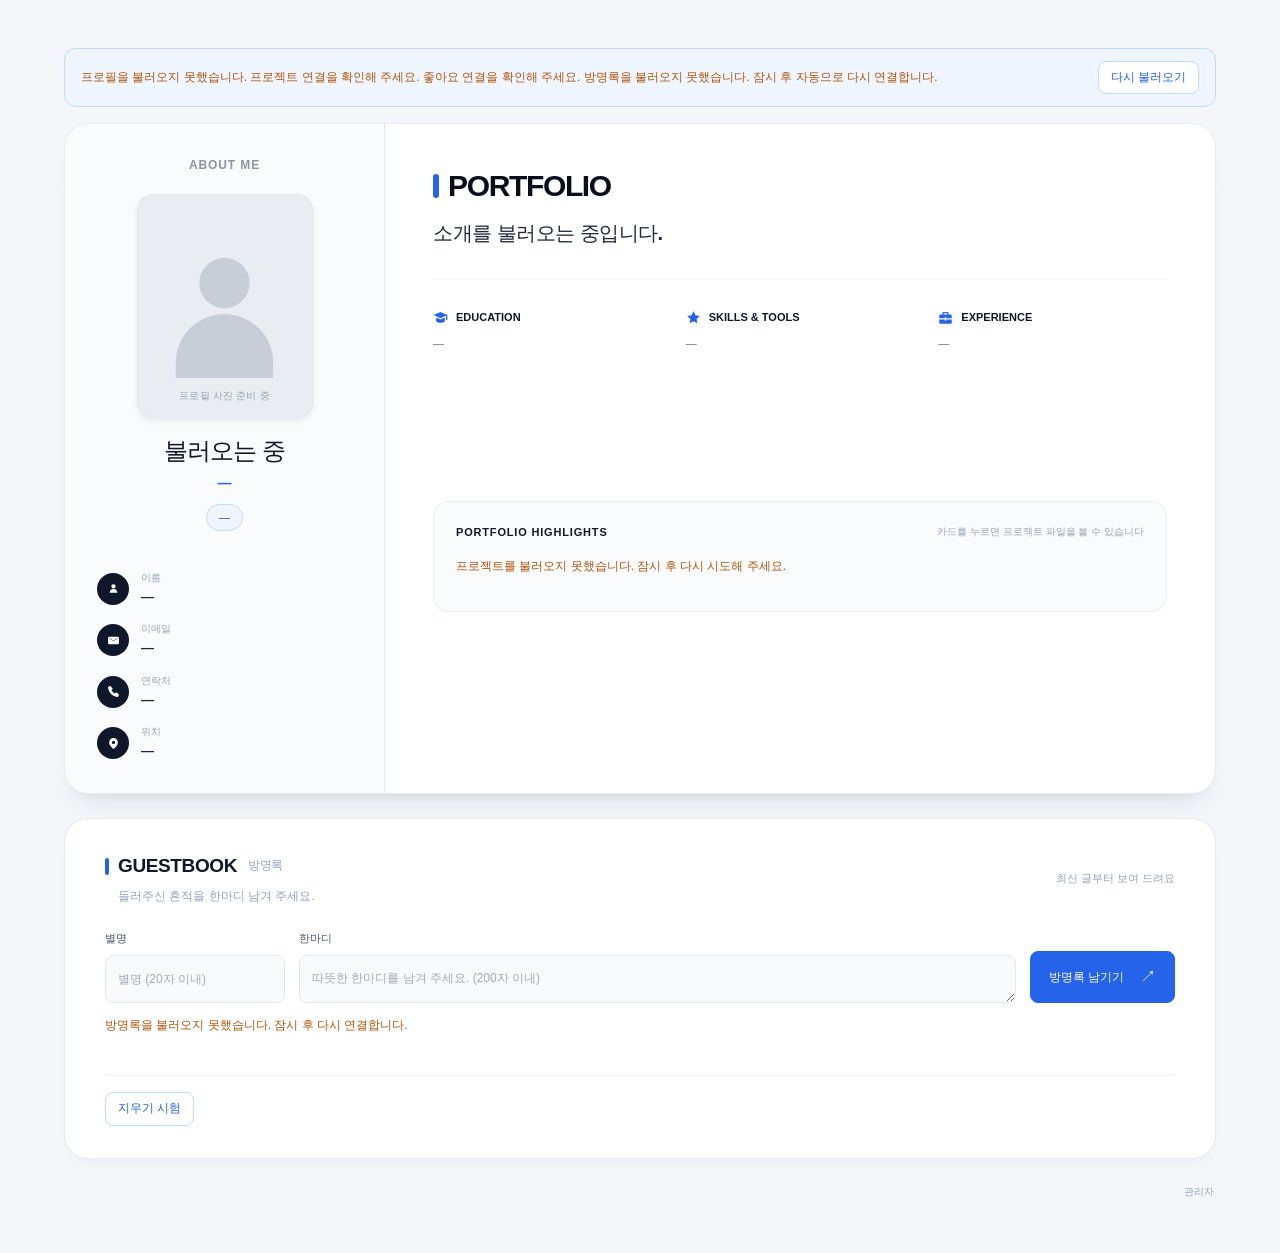
<file: index.html>
<!doctype html>
<html lang="ko">
  <head>
    <meta charset="UTF-8" />
    <meta name="viewport" content="width=device-width, initial-scale=1" />
    <meta name="description" content="프로필, 경력과 프로젝트를 소개하는 포트폴리오입니다." />
    <meta name="theme-color" content="#f4f6fa" />
    <title>PORTFOLIO</title>
    <link rel="icon" href="data:image/svg+xml,%3Csvg xmlns='http://www.w3.org/2000/svg' viewBox='0 0 32 32'%3E%3Crect width='32' height='32' rx='8' fill='%232563eb'/%3E%3Cpath d='M11 24V8h7a5 5 0 0 1 0 10h-3v6zm4-10h3a1 1 0 0 0 0-2h-3z' fill='white'/%3E%3C/svg%3E" />
    <link rel="stylesheet" href="./style.css" />
    <script src="./script.js" defer></script>
  </head>
  <body>
    <svg class="icon-library" xmlns="http://www.w3.org/2000/svg" aria-hidden="true">
      <symbol id="icon-user" viewBox="0 0 24 24"><path d="M12 12a4 4 0 1 0 0-8 4 4 0 0 0 0 8Zm-7 8a7 7 0 0 1 14 0H5Z" /></symbol>
      <symbol id="icon-mail" viewBox="0 0 24 24"><path d="M4 5h16a2 2 0 0 1 2 2v10a2 2 0 0 1-2 2H4a2 2 0 0 1-2-2V7a2 2 0 0 1 2-2Zm8 8 8-5V7l-8 5-8-5v1l8 5Z" /></symbol>
      <symbol id="icon-phone" viewBox="0 0 24 24"><path d="m6.6 2 4 5-2.3 2.5a15.2 15.2 0 0 0 6.2 6.2L17 13.4l5 4-.9 3.4a2 2 0 0 1-2.2 1.4A21.5 21.5 0 0 1 1.8 5.1 2 2 0 0 1 3.2 2.9L6.6 2Z" /></symbol>
      <symbol id="icon-location" viewBox="0 0 24 24"><path d="M12 2a8 8 0 0 0-8 8c0 6 8 12 8 12s8-6 8-12a8 8 0 0 0-8-8Zm0 11a3 3 0 1 1 0-6 3 3 0 0 1 0 6Z" /></symbol>
      <symbol id="icon-education" viewBox="0 0 24 24"><path d="M12 3 1 8l11 5 9-4.1V16h2V8L12 3Zm-7 9v6c4.2 3.2 9.8 3.2 14 0v-6l-7 3.2L5 12Z" /></symbol>
      <symbol id="icon-star" viewBox="0 0 24 24"><path d="m12 2 3.1 6.3L22 9.4l-5 4.9 1.2 6.9-6.2-3.3-6.2 3.3L7 14.3 2 9.4l6.9-1.1L12 2Z" /></symbol>
      <symbol id="icon-briefcase" viewBox="0 0 24 24"><path d="M9 3h6a2 2 0 0 1 2 2v2h3a2 2 0 0 1 2 2v4h-9v-2h-2v2H2V9a2 2 0 0 1 2-2h3V5a2 2 0 0 1 2-2Zm0 4h6V5H9v2ZM2 15h9v2h2v-2h9v5a2 2 0 0 1-2 2H4a2 2 0 0 1-2-2v-5Z" /></symbol>
      <symbol id="icon-heart" viewBox="0 0 24 24"><path d="M20.8 4.6a5.5 5.5 0 0 0-7.8 0L12 5.7l-1.1-1.1a5.5 5.5 0 0 0-7.8 7.8L12 21l8.8-8.6a5.5 5.5 0 0 0 0-7.8Z" /></symbol>
      <symbol id="icon-image" viewBox="0 0 24 24"><rect x="3" y="3" width="18" height="18" rx="3" /><circle cx="8" cy="8" r="1.5" /><path d="m3 17 5-5 4 4 3-3 6 6" /></symbol>
    </svg>

    <main class="page-shell">
      <div class="page-feedback">
        <p id="page-status" class="status-message" role="status" hidden></p>
        <button id="reload-button" class="retry-button" type="button" hidden>다시 불러오기</button>
      </div>

      <section id="portfolio" class="portfolio-sheet" aria-label="프로필과 포트폴리오" aria-busy="true">
        <aside class="about-panel" aria-labelledby="about-heading">
          <div class="profile-summary">
            <h2 id="about-heading" class="eyebrow about-heading">ABOUT ME</h2>
            <div class="profile-photo-frame">
              <img id="profile-photo" class="profile-photo" alt="프로필 사진" decoding="async" hidden />
              <div id="profile-photo-placeholder" class="profile-photo-placeholder">
                <svg viewBox="0 0 160 200" aria-hidden="true"><circle cx="80" cy="75" r="30" /><path d="M22 188v-18a58 58 0 0 1 116 0v18Z" /></svg>
                <span>프로필 사진 준비 중</span>
              </div>
            </div>
            <h1 id="profile-name" class="profile-name">불러오는 중</h1>
            <p id="profile-title" class="profile-title">—</p>
            <p id="profile-career-badge" class="career-badge">—</p>
          </div>

          <dl class="contact-list">
            <div class="contact-row">
              <dt><span class="contact-icon"><svg aria-hidden="true"><use href="#icon-user" /></svg></span><span class="contact-label">이름</span></dt>
              <dd id="profile-contact-name">—</dd>
            </div>
            <div class="contact-row">
              <dt><span class="contact-icon"><svg aria-hidden="true"><use href="#icon-mail" /></svg></span><span class="contact-label">이메일</span></dt>
              <dd><a id="profile-email">—</a></dd>
            </div>
            <div class="contact-row">
              <dt><span class="contact-icon"><svg aria-hidden="true"><use href="#icon-phone" /></svg></span><span class="contact-label">연락처</span></dt>
              <dd><a id="profile-phone">—</a></dd>
            </div>
            <div class="contact-row">
              <dt><span class="contact-icon"><svg aria-hidden="true"><use href="#icon-location" /></svg></span><span class="contact-label">위치</span></dt>
              <dd id="profile-location">—</dd>
            </div>
          </dl>
        </aside>

        <div class="portfolio-content">
          <div>
            <header class="introduction">
              <h2 class="portfolio-heading">PORTFOLIO</h2>
              <h3 id="profile-headline" class="profile-headline">소개를 불러오는 중입니다.</h3>
              <p id="profile-intro" class="profile-intro"></p>
            </header>

            <div class="info-grid">
              <section class="info-section" aria-labelledby="education-heading">
                <h3 id="education-heading" class="info-heading"><svg aria-hidden="true"><use href="#icon-education" /></svg>EDUCATION</h3>
                <div id="profile-education" class="info-content">—</div>
              </section>
              <section class="info-section" aria-labelledby="skills-heading">
                <h3 id="skills-heading" class="info-heading"><svg aria-hidden="true"><use href="#icon-star" /></svg>SKILLS &amp; TOOLS</h3>
                <div id="profile-skills" class="info-content skills-list">—</div>
              </section>
              <section class="info-section" aria-labelledby="experience-heading">
                <h3 id="experience-heading" class="info-heading"><svg aria-hidden="true"><use href="#icon-briefcase" /></svg>EXPERIENCE</h3>
                <div id="profile-experience" class="info-content">—</div>
              </section>
            </div>
          </div>

          <section class="highlights-panel" aria-labelledby="highlights-heading">
            <div class="section-heading-row">
              <h3 id="highlights-heading" class="eyebrow">PORTFOLIO HIGHLIGHTS</h3>
              <p class="section-hint">카드를 누르면 프로젝트 파일을 볼 수 있습니다</p>
            </div>
            <p id="project-status" class="status-message" role="status">프로젝트를 불러오고 있습니다.</p>
            <div id="projects-grid" class="projects-grid"></div>
          </section>

          <blockquote id="profile-quote" class="profile-quote"></blockquote>
        </div>
      </section>

      <section class="guestbook-panel" aria-labelledby="guestbook-heading">
        <div class="section-heading-row guestbook-heading-row">
          <div>
            <h2 id="guestbook-heading" class="guestbook-heading"><span class="blue-marker"></span>GUESTBOOK <span>방명록</span></h2>
            <p class="guestbook-intro">들러주신 흔적을 한마디 남겨 주세요.</p>
          </div>
          <span class="guestbook-note">최신 글부터 보여 드려요</span>
        </div>

        <form id="guestbook-form" class="guestbook-form">
          <div class="nickname-field">
            <label for="guestbook-nickname">별명</label>
            <input id="guestbook-nickname" name="nickname" type="text" placeholder="별명 (20자 이내)" minlength="1" maxlength="20" autocomplete="nickname" required />
          </div>
          <div class="message-field">
            <label for="guestbook-message">한마디</label>
            <textarea id="guestbook-message" name="message" rows="2" placeholder="따뜻한 한마디를 남겨 주세요. (200자 이내)" minlength="1" maxlength="200" required></textarea>
          </div>
          <button id="guestbook-submit" class="primary-button" type="button">방명록 남기기 <span aria-hidden="true">↗</span></button>
        </form>
        <p id="guestbook-status" class="status-message" role="status">방명록을 불러오고 있습니다.</p>
        <ul id="guestbook-list" class="guestbook-list" aria-label="최신순 방명록"></ul>
        <div class="guestbook-delete-test">
          <button id="guestbook-delete-test-button" class="retry-button" type="button">지우기 시험</button>
          <pre id="guestbook-delete-test-result" class="guestbook-delete-test-result" role="status" aria-live="polite" hidden></pre>
        </div>
      </section>
      <footer class="site-footer"><a href="./admin.html">관리자</a></footer>
      <noscript><p class="noscript-notice">포트폴리오와 방명록을 보려면 브라우저에서 자바스크립트를 켜 주세요.</p></noscript>
    </main>

    <template id="project-template">
      <article class="project-card">
        <a class="project-link" target="_blank" rel="noopener noreferrer">
          <div class="browser-preview">
            <div class="browser-toolbar" aria-hidden="true"><i></i><i></i><i></i></div>
            <div class="thumbnail-content">
              <img class="project-image" alt="" loading="lazy" decoding="async" hidden />
              <div class="thumbnail-placeholder"><svg aria-hidden="true"><use href="#icon-image" /></svg><span>이미지 준비 중</span></div>
            </div>
          </div>
          <p class="project-category"></p>
          <h4 class="project-title"></h4>
          <p class="project-description"></p>
          <div class="project-tags"></div>
        </a>
        <div class="project-footer">
          <button class="like-button" type="button" aria-pressed="false" aria-label="좋아요"><svg aria-hidden="true"><use href="#icon-heart" /></svg><span class="like-count">0</span></button>
          <span class="project-file-label"></span>
        </div>
      </article>
    </template>
  </body>
</html>
</file>
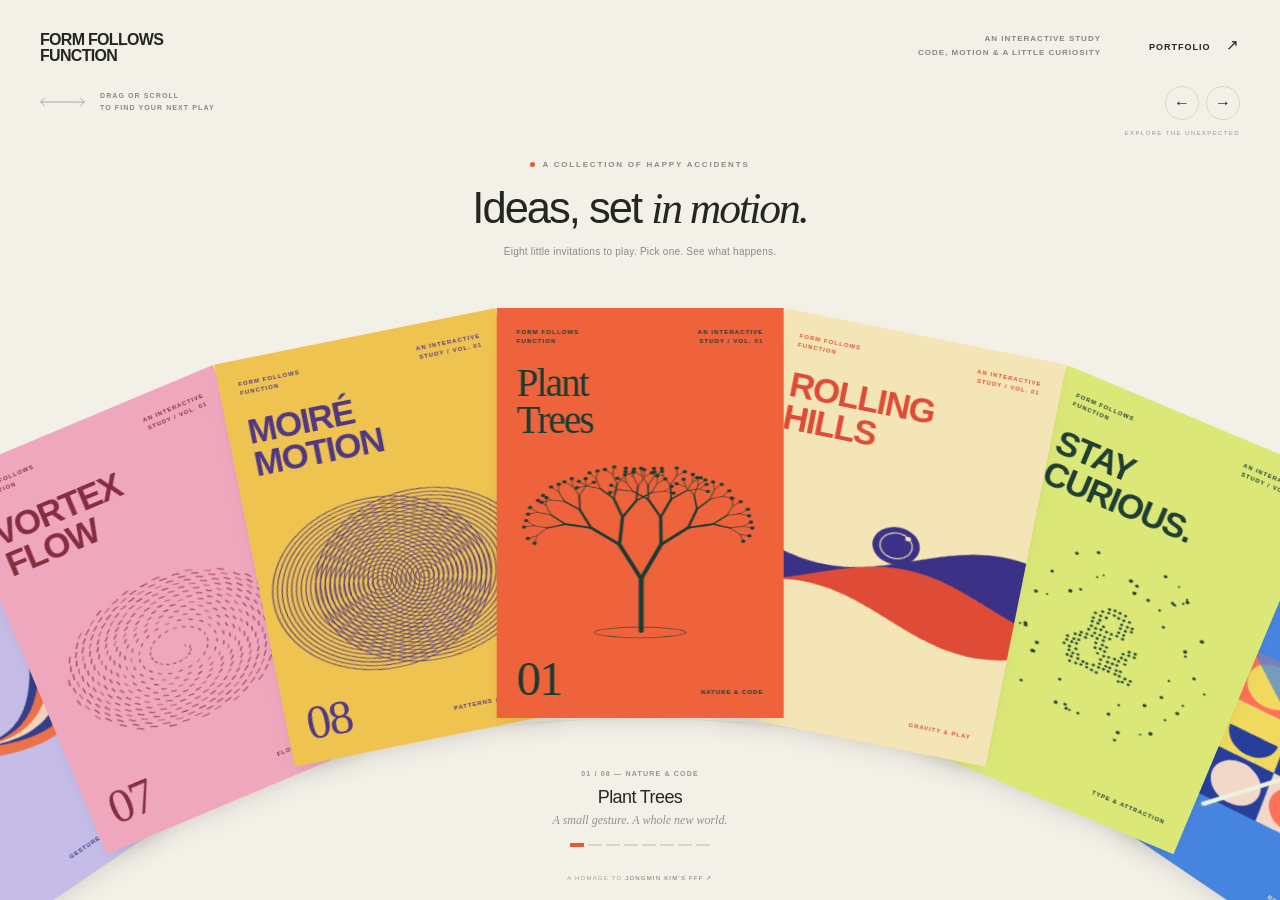
<file: playground/index.html>
<!doctype html>
<html lang="en">
  <head>
    <meta charset="UTF-8" />
    <meta
      name="viewport"
      content="width=device-width, initial-scale=1, viewport-fit=cover"
    />
    <meta name="theme-color" content="#f3f0e8" />
    <meta
      name="description"
      content="Eight little invitations to play. An independent collection of interactive canvas experiments inspired by Jongmin Kim’s Form Follows Function."
    />
    <title>Form Follows Function — An Interactive Study</title>
    <link
      rel="icon"
      href="data:image/svg+xml,%3Csvg xmlns='http://www.w3.org/2000/svg' viewBox='0 0 32 32'%3E%3Crect width='32' height='32' rx='16' fill='%23ed5935'/%3E%3Cpath d='M10 23V9h12v3h-8v3h6v3h-6v5z' fill='%23f3f0e8'/%3E%3C/svg%3E"
    />
    <link rel="stylesheet" href="/playground/style.css" />
    <script type="module" src="/playground/script.js"></script>
  </head>
  <body>
    <main id="playground" class="playground">
      <header class="masthead">
        <a
          class="wordmark"
          href="/playground/"
          aria-label="Form Follows Function home"
          ><span>FORM FOLLOWS</span
          ><span>FUNCTION<span class="wordmark-dot">*</span></span></a
        >
        <div class="masthead-right">
          <span class="edition"
            >AN INTERACTIVE STUDY<br />CODE, MOTION &amp; A LITTLE
            CURIOSITY</span
          ><a class="portfolio-link" href="../index.html"
            >PORTFOLIO <span aria-hidden="true">↗</span></a
          >
        </div>
      </header>

      <div class="intro" aria-hidden="true">
        <p class="micro-label">
          <span class="live-dot"></span> A COLLECTION OF HAPPY ACCIDENTS
        </p>
        <h1>Ideas, set <em>in motion.</em></h1>
        <p>Eight little invitations to play. Pick one. See what happens.</p>
      </div>

      <section
        id="wheel-stage"
        class="wheel-stage"
        aria-label="Interactive poster wheel. Drag, scroll, or use the left and right arrow keys. Press Enter to open."
        tabindex="0"
      >
        <div class="wheel-orbit" aria-hidden="true"></div>
        <div id="poster-wheel" class="poster-wheel"></div>
      </section>

      <footer class="wheel-footer">
        <div class="gesture-hint">
          <svg viewBox="0 0 66 18" aria-hidden="true">
            <path d="M1 9h64M7 3 1 9l6 6m52-12 6 6-6 6" /></svg
          ><span>DRAG OR SCROLL<br />TO FIND YOUR NEXT PLAY</span>
        </div>
        <div class="selection">
          <p id="selection-category" class="micro-label">
            01 / 08 — NATURE &amp; CODE
          </p>
          <h2 id="selection-title">Plant Trees</h2>
          <p id="selection-description">A small gesture. A whole new world.</p>
          <div
            id="wheel-progress"
            class="wheel-progress"
            aria-hidden="true"
          ></div>
        </div>
        <div class="wheel-controls">
          <div>
            <button
              id="previous-poster"
              type="button"
              aria-label="Previous poster"
            >
              ←</button
            ><button id="next-poster" type="button" aria-label="Next poster">
              →
            </button>
          </div>
          <span>EXPLORE THE UNEXPECTED</span>
        </div>
      </footer>
      <span class="homage-credit"
        >A HOMAGE TO
        <a
          href="https://fff.cmiscm.com/"
          target="_blank"
          rel="noopener noreferrer"
          >JONGMIN KIM’S FFF ↗</a
        ></span
      >
      <p id="wheel-announcement" class="sr-only" aria-live="polite"></p>
    </main>

    <section
      id="experiment-view"
      class="experiment-view"
      aria-label="Interactive canvas experiment"
      aria-modal="true"
      role="dialog"
      hidden
    >
      <canvas
        id="experiment-canvas"
        aria-label="Interactive artwork. See the instructions below."
      ></canvas>
      <header class="experiment-header">
        <button
          id="back-button"
          class="back-button"
          type="button"
          aria-label="Back to poster wheel"
        >
          <span class="back-disc" aria-hidden="true">↖</span
          ><span class="back-label">BACK TO THE WHEEL</span>
        </button>
        <div class="experiment-label">
          <span id="experiment-number">01 / 08</span>
          <h2 id="experiment-title">Plant Trees</h2>
        </div>
        <span class="experiment-medium"
          >HTML5 CANVAS<br />AN INTERACTIVE STUDY</span
        >
      </header>
      <div class="experiment-instruction">
        <span class="instruction-dot" aria-hidden="true"></span>
        <p id="experiment-instruction">
          Click to plant. Drag to grow a forest. Move to make wind.
        </p>
        <span class="escape-hint">ESC TO RETURN</span>
      </div>
    </section>
    <div
      id="transition-layer"
      class="transition-layer"
      aria-hidden="true"
    ></div>
    <noscript
      ><p class="no-script">
        This playground needs JavaScript to move. Please enable it, or
        <a href="../index.html">visit the portfolio</a>.
      </p></noscript
    >
  </body>
</html>
</file>
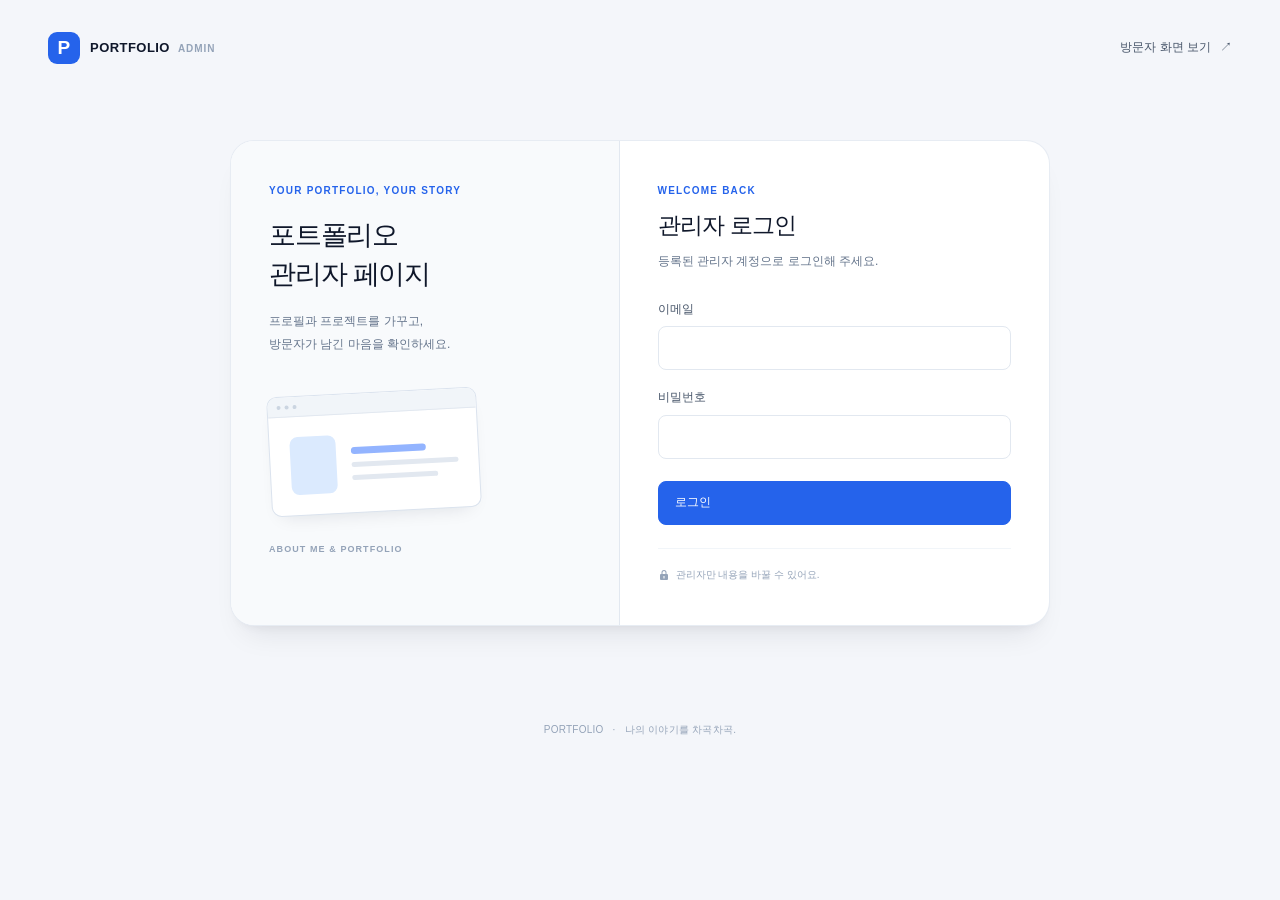
<file: admin.html>
<!doctype html>
<html lang="ko">
  <head>
    <meta charset="UTF-8" />
    <meta name="viewport" content="width=device-width, initial-scale=1" />
    <meta name="description" content="포트폴리오의 프로필, 프로젝트와 방명록을 관리합니다." />
    <meta name="robots" content="noindex, nofollow" />
    <meta name="theme-color" content="#f4f6fa" />
    <title>관리자 · PORTFOLIO</title>
    <link rel="icon" href="data:image/svg+xml,%3Csvg xmlns='http://www.w3.org/2000/svg' viewBox='0 0 32 32'%3E%3Crect width='32' height='32' rx='8' fill='%232563eb'/%3E%3Cpath d='M11 24V8h7a5 5 0 0 1 0 10h-3v6zm4-10h3a1 1 0 0 0 0-2h-3z' fill='white'/%3E%3C/svg%3E" />
    <link rel="stylesheet" href="./style.css" />
    <script src="./admin.js" defer></script>
  </head>
  <body class="admin-page">
    <main class="page-shell admin-shell">
      <header class="admin-header">
        <div class="admin-brand"><span class="admin-brand-mark" aria-hidden="true">P</span><span>PORTFOLIO <span class="admin-brand-label">ADMIN</span></span></div>
        <div class="admin-header-actions">
          <span id="session-label" class="admin-session-label"></span>
          <a class="admin-visit-link" href="./index.html">방문자 화면 보기 <span aria-hidden="true">↗</span></a>
          <button id="logout-button" class="admin-button admin-button-secondary admin-button-small" type="button" hidden>로그아웃</button>
        </div>
      </header>

      <section id="auth-panel" class="admin-auth-card" aria-labelledby="login-heading">
        <div class="admin-auth-intro">
          <p class="admin-overline">YOUR PORTFOLIO, YOUR STORY</p>
          <h1 id="login-heading">포트폴리오<br />관리자 페이지</h1>
          <p>프로필과 프로젝트를 가꾸고,<br />방문자가 남긴 마음을 확인하세요.</p>
          <div class="admin-auth-decoration" aria-hidden="true"><div class="admin-decoration-toolbar"><i></i><i></i><i></i></div><div class="admin-decoration-content"><span></span><div><i></i><i></i><i></i></div></div></div>
          <span class="admin-auth-caption">ABOUT ME &amp; PORTFOLIO</span>
        </div>
        <div class="admin-auth-form-panel">
          <p class="admin-overline">WELCOME BACK</p>
          <h2>관리자 로그인</h2>
          <p class="admin-description">등록된 관리자 계정으로 로그인해 주세요.</p>
          <form id="login-form" class="admin-login-form">
            <div class="admin-field">
              <label for="login-email">이메일</label>
              <input id="login-email" name="email" type="email" autocomplete="username" required />
            </div>
            <div class="admin-field">
              <label for="login-password">비밀번호</label>
              <input id="login-password" name="password" type="password" autocomplete="current-password" required />
            </div>
            <button id="login-button" class="admin-button admin-login-button" type="button">로그인 <span aria-hidden="true">→</span></button>
          </form>
          <p id="login-status" class="status-message" role="status" aria-live="polite"></p>
          <p class="admin-auth-note"><svg viewBox="0 0 24 24" aria-hidden="true"><path d="M7 10V7a5 5 0 0 1 10 0v3h1a2 2 0 0 1 2 2v8a2 2 0 0 1-2 2H6a2 2 0 0 1-2-2v-8a2 2 0 0 1 2-2h1Zm2 0h6V7a3 3 0 0 0-6 0v3Zm3 4a1.5 1.5 0 0 0-1 2.6V19h2v-2.4a1.5 1.5 0 0 0-1-2.6Z" /></svg>관리자만 내용을 바꿀 수 있어요.</p>
        </div>
      </section>

      <div id="admin-panel" hidden>
        <div class="admin-workspace-heading">
          <div><p class="admin-overline">PORTFOLIO MANAGER</p><h1 class="admin-page-title">나의 포트폴리오 관리</h1><p class="admin-description">저장한 내용은 방문자 화면에 반영됩니다.</p></div>
          <button id="refresh-admin-button" class="admin-button admin-button-secondary" type="button"><span aria-hidden="true">↻</span> 새로 불러오기</button>
        </div>
        <p id="admin-status" class="status-message admin-workspace-status" role="status" aria-live="polite"></p>
        <nav class="admin-section-nav" aria-label="관리할 내용"><a href="#profile-section">프로필</a><a href="#projects-section">포트폴리오 카드</a><a href="#likes-section">좋아요</a><a href="#guestbook-section">방명록</a></nav>

        <section id="profile-section" class="admin-section" aria-labelledby="profile-heading">
          <header class="admin-section-heading"><div><p class="admin-overline">ABOUT ME</p><h2 id="profile-heading">프로필</h2><p class="admin-description">사진과 소개 글, 연락처를 수정해 주세요.</p></div><span class="admin-section-number" aria-hidden="true">01</span></header>
          <form id="profile-form">
            <div class="admin-profile-layout">
              <div class="admin-photo-column">
                <label class="admin-field-label" for="profile-photo-file">프로필 사진</label>
                <div class="admin-profile-photo-frame">
                  <img id="profile-preview" alt="프로필 사진 미리보기" hidden />
                  <div id="profile-photo-placeholder" class="admin-photo-placeholder"><svg viewBox="0 0 160 200" aria-hidden="true"><circle cx="80" cy="75" r="30" /><path d="M22 188v-18a58 58 0 0 1 116 0v18Z" /></svg><span>프로필 사진</span></div>
                </div>
                <input id="profile-photo-file" class="admin-file-input" type="file" accept="image/png,image/jpeg,image/webp,image/gif" aria-describedby="profile-photo-help" />
                <p id="profile-photo-help" class="admin-field-help">PNG, JPG, WebP, GIF · 최대 10MB<br />사진은 프로필 저장 시 함께 올려요.</p>
                <div class="admin-field admin-photo-url"><label for="profile-photo-url">프로필 사진 주소</label><input id="profile-photo-url" name="photo_url" type="url" inputmode="url" /><p class="admin-field-help">사진을 고르면 저장할 때 자동으로 채워져요.</p></div>
              </div>
              <div class="admin-profile-fields">
                <div class="admin-form-grid">
                  <div class="admin-field"><label for="profile-name">이름</label><input id="profile-name" name="name" type="text" autocomplete="name" required /></div>
                  <div class="admin-field"><label for="profile-title">직함</label><input id="profile-title" name="title" type="text" /></div>
                  <div class="admin-field"><label for="profile-career-badge">경력 배지</label><input id="profile-career-badge" name="career_badge" type="text" /></div>
                  <div class="admin-field"><label for="profile-location">위치</label><input id="profile-location" name="location" type="text" /></div>
                  <div class="admin-field"><label for="profile-email">이메일</label><input id="profile-email" name="email" type="email" autocomplete="email" /></div>
                  <div class="admin-field"><label for="profile-phone">연락처</label><input id="profile-phone" name="phone" type="tel" autocomplete="tel" /></div>
                  <div class="admin-field admin-field-full"><label for="profile-headline">한 줄 소개 제목</label><input id="profile-headline" name="headline" type="text" /><p class="admin-field-help">소개에 이름을 넣으면 방문자 화면에서 파란색으로 강조돼요.</p></div>
                  <div class="admin-field admin-field-full"><label for="profile-intro">소개 글</label><textarea id="profile-intro" name="intro" rows="4"></textarea></div>
                  <div class="admin-field"><label for="profile-education">EDUCATION · 학력</label><textarea id="profile-education" name="education" rows="4" aria-describedby="profile-education-help"></textarea><p id="profile-education-help" class="admin-field-help">항목마다 줄을 바꿔 적어 주세요.</p></div>
                  <div class="admin-field"><label for="profile-experience">EXPERIENCE · 경력</label><textarea id="profile-experience" name="experience" rows="4" aria-describedby="profile-experience-help"></textarea><p id="profile-experience-help" class="admin-field-help">항목마다 줄을 바꿔 적어 주세요.</p></div>
                  <div class="admin-field admin-field-full"><label for="profile-skills">SKILLS &amp; TOOLS · 기술과 도구</label><textarea id="profile-skills" name="skills" rows="2" aria-describedby="profile-skills-help"></textarea><p id="profile-skills-help" class="admin-field-help">쉼표 또는 줄바꿈으로 구분해 주세요.</p></div>
                  <div class="admin-field admin-field-full"><label for="profile-quote">맨 아래 한 줄 인용</label><textarea id="profile-quote" name="quote" rows="2"></textarea></div>
                  <div class="admin-field"><label for="profile-id">프로필 번호</label><input id="profile-id" name="id" type="text" value="1" readonly /></div>
                  <div class="admin-field"><label for="profile-updated-at">최근 수정 시각 · 자동 기록</label><input id="profile-updated-at" name="updated_at" type="text" readonly /></div>
                </div>
              </div>
            </div>
            <div class="admin-form-footer"><p id="profile-status" class="status-message" role="status" aria-live="polite"></p><div class="admin-profile-actions"><button id="profile-delete-button" class="admin-button admin-button-danger" type="button" disabled>프로필 삭제</button><button id="profile-save-button" class="admin-button" type="button">프로필 저장 <span aria-hidden="true">↗</span></button></div></div>
          </form>
        </section>

        <section id="projects-section" class="admin-section" aria-labelledby="projects-heading">
          <header class="admin-section-heading"><div><p class="admin-overline">PORTFOLIO HIGHLIGHTS</p><h2 id="projects-heading">포트폴리오 카드</h2><p class="admin-description">프로젝트를 추가하고, 보여 줄 순서를 정해 주세요.</p></div><span class="admin-section-number" aria-hidden="true">02</span></header>
          <div class="admin-project-layout">
            <div class="admin-project-list-panel">
              <div class="admin-subheading-row"><h3>프로젝트 목록</h3><button id="project-add-button" class="admin-button admin-button-secondary admin-button-small" type="button"><span aria-hidden="true">＋</span> 카드 추가</button></div>
              <p class="admin-field-help">방문자 화면에 보이는 순서입니다.</p>
              <div id="projects-list" class="admin-project-list"></div>
            </div>
            <div class="admin-project-editor">
              <h3 id="project-editor-title" class="admin-editor-title">새 포트폴리오 카드</h3>
              <form id="project-form">
                <input name="id" type="hidden" />
                <div class="admin-form-grid">
                  <div class="admin-field"><label for="project-number">카드 번호</label><input id="project-number" name="number" type="text" /></div>
                  <div class="admin-field"><label for="project-category">분류</label><input id="project-category" name="category" type="text" /></div>
                  <div class="admin-field admin-field-full"><label for="project-title">프로젝트 제목 <span class="admin-required">필수</span></label><input id="project-title" name="title" type="text" required /></div>
                  <div class="admin-field admin-field-full"><label for="project-description">설명</label><textarea id="project-description" name="description" rows="3"></textarea></div>
                  <div class="admin-field admin-field-full"><label for="project-tags">태그</label><input id="project-tags" name="tags" type="text" aria-describedby="project-tags-help" /><p id="project-tags-help" class="admin-field-help">태그 사이에 쉼표를 넣어 주세요.</p></div>
                  <div class="admin-field admin-field-full">
                    <label for="project-thumbnail-file">썸네일 이미지</label>
                    <div class="admin-thumbnail-frame"><div class="browser-toolbar" aria-hidden="true"><i></i><i></i><i></i></div><div class="admin-thumbnail-content"><img id="project-thumbnail-preview" alt="프로젝트 썸네일 미리보기" hidden /><div id="project-thumbnail-placeholder" class="admin-thumbnail-placeholder"><svg viewBox="0 0 24 24" aria-hidden="true"><rect x="3" y="3" width="18" height="18" rx="3" /><circle cx="8" cy="8" r="1.5" /><path d="m3 17 5-5 4 4 3-3 6 6" /></svg><span>이미지를 골라 주세요</span></div></div></div>
                    <input id="project-thumbnail-file" class="admin-file-input" type="file" accept="image/png,image/jpeg,image/webp,image/gif" aria-describedby="project-thumbnail-help" />
                    <p id="project-thumbnail-help" class="admin-field-help">PNG, JPG, WebP, GIF · 최대 10MB</p>
                  </div>
                  <div class="admin-field admin-field-full"><label for="project-thumbnail-url">썸네일 이미지 주소</label><input id="project-thumbnail-url" name="thumbnail_url" type="url" inputmode="url" /><p class="admin-field-help">이미지를 고르면 저장할 때 자동으로 채워져요.</p></div>
                  <div class="admin-field admin-field-full"><label for="project-attachment-file">첨부 파일</label><input id="project-attachment-file" class="admin-file-input" type="file" accept="image/png,image/jpeg,image/webp,image/gif,application/pdf" aria-describedby="project-attachment-help" /><p id="project-attachment-help" class="admin-field-help">이미지 또는 PDF · 최대 10MB<br />카드를 누르면 이 파일이 새 탭에서 열려요.</p><a id="project-attachment-link" class="admin-attachment-link" target="_blank" rel="noopener noreferrer" hidden>현재 첨부 파일 보기 ↗</a></div>
                  <div class="admin-field admin-field-full"><label for="project-file-url">첨부 파일 주소</label><input id="project-file-url" name="file_url" type="url" inputmode="url" /><p class="admin-field-help">파일을 고르면 저장할 때 자동으로 채워져요.</p></div>
                  <div class="admin-field admin-field-full"><label for="project-sort-order">표시 순서</label><input id="project-sort-order" name="sort_order" type="number" step="1" value="0" required /><p class="admin-field-help">작은 숫자가 먼저 보여요. 목록의 위·아래 버튼으로도 옮길 수 있어요.</p></div>
                </div>
                <p id="project-status" class="status-message" role="status" aria-live="polite"></p>
                <div class="admin-editor-actions"><button id="project-cancel-button" class="admin-button admin-button-secondary" type="button">취소</button><button id="project-save-button" class="admin-button" type="button">카드 저장 <span aria-hidden="true">↗</span></button></div>
              </form>
            </div>
          </div>
        </section>

        <div class="admin-bottom-grid">
          <section id="likes-section" class="admin-section" aria-labelledby="likes-heading">
            <header class="admin-section-heading"><div><p class="admin-overline">LIKES</p><h2 id="likes-heading">좋아요</h2><p class="admin-description">카드별로 받은 좋아요를 확인하세요.</p></div><span class="admin-section-number" aria-hidden="true">03</span></header>
            <p id="likes-status" class="status-message" role="status" aria-live="polite"></p>
            <div id="likes-list" class="admin-likes-list"></div>
          </section>
          <section id="guestbook-section" class="admin-section" aria-labelledby="guestbook-heading">
            <header class="admin-section-heading"><div><p class="admin-overline">GUESTBOOK</p><h2 id="guestbook-heading">방명록</h2><p class="admin-description">최근에 남긴 글부터 보여 드려요.</p></div><span class="admin-section-number" aria-hidden="true">04</span></header>
            <p id="admin-guestbook-status" class="status-message" role="status" aria-live="polite"></p>
            <ul id="admin-guestbook-list" class="admin-guestbook-list" aria-label="최신순 방명록"></ul>
          </section>
        </div>
      </div>
      <footer class="admin-footer">PORTFOLIO <span aria-hidden="true">·</span> 나의 이야기를 차곡차곡.</footer>
      <noscript><p class="noscript-notice">관리자 페이지를 사용하려면 브라우저에서 자바스크립트를 켜 주세요.</p></noscript>
    </main>
  </body>
</html>
</file>
<file: style.css>
:root {
  color-scheme: light;
  --background: #f4f6fa;
  --paper: #fff;
  --navy: #0f172a;
  --text: #334155;
  --muted: #64748b;
  --faint: #94a3b8;
  --line: #e2e8f0;
  --blue: #2563eb;
  font-family: "Pretendard", -apple-system, BlinkMacSystemFont, "Segoe UI", "Malgun Gothic", "Apple SD Gothic Neo", sans-serif;
  font-synthesis: none;
}

* { box-sizing: border-box; }
body { margin: 0; background: var(--background); color: var(--text); font-size: 14px; line-height: 1.6; word-break: keep-all; -webkit-font-smoothing: antialiased; }
button, input, textarea { font: inherit; }
button, a, input, textarea { -webkit-tap-highlight-color: transparent; }
button { cursor: pointer; }
button:disabled { cursor: default; }
button, input, textarea { border-radius: 8px; }
a { color: inherit; text-decoration: none; }
img { display: block; max-width: 100%; }
svg { display: inline-block; width: 20px; height: 20px; fill: currentColor; flex: none; }
h1, h2, h3, h4, p, blockquote, dl, dd { margin: 0; }
[hidden] { display: none !important; }
:focus-visible { outline: 3px solid #93b4ff; outline-offset: 4px; }
.icon-library { position: absolute; width: 0; height: 0; overflow: hidden; pointer-events: none; }
.page-shell { width: min(1152px, calc(100% - 48px)); margin: 48px auto; }
.page-feedback { display: flex; align-items: center; flex-wrap: wrap; gap: 12px; }
.page-feedback:has(> :not([hidden])) { margin-bottom: 16px; padding: 12px 16px; border: 1px solid #bfdbfe; border-radius: 12px; background: #eff6ff; }
.page-feedback .status-message { margin: 0; flex: 1; }
.retry-button { padding: 6px 12px; border: 1px solid #bfdbfe; background: #fff; color: var(--blue); font-size: 12px; font-weight: 700; }
.portfolio-sheet { display: grid; grid-template-columns: 320px minmax(0, 1fr); background: var(--paper); border: 1px solid #e2e8f0cc; border-radius: 24px; overflow: hidden; box-shadow: 0 20px 30px -15px #0f172a1a, 0 7px 12px -9px #0f172a18; }
.about-panel { padding: 32px; border-right: 1px solid var(--line); background: #f8fafcb3; }
.profile-summary { text-align: center; }
.eyebrow { color: var(--navy); font-size: 12px; font-weight: 800; letter-spacing: .075em; line-height: 1.5; }
.about-heading { margin-bottom: 20px; color: #8994a6; }
.profile-photo-frame { width: 176px; height: 224px; margin: 0 auto 16px; border: 1px solid #e2e8f0e6; border-radius: 16px; background: #e9edf2; overflow: hidden; box-shadow: 0 3px 6px #0f172a14; }
.profile-photo { width: 100%; height: 100%; object-fit: cover; object-position: center 12%; }
.profile-photo-placeholder { width: 100%; height: 100%; display: flex; flex-direction: column; align-items: center; justify-content: flex-end; color: #97a2b0; }
.profile-photo-placeholder svg { width: 135px; height: 168px; fill: #c7ced8; }
.profile-photo-placeholder span { padding: 0 4px 13px; font-size: 10px; letter-spacing: .02em; }
.profile-name { color: var(--navy); font-size: 24px; font-weight: 800; line-height: 1.4; letter-spacing: -.045em; overflow-wrap: anywhere; }
.profile-title { margin-top: 4px; color: var(--blue); font-size: 14px; font-weight: 650; }
.career-badge { display: inline-block; margin-top: 10px; padding: 3px 12px; border: 1px solid #bfdbfe; border-radius: 50px; background: #eff6ff; color: #1d4ed8; font-size: 11px; line-height: 1.7; }
.contact-list { margin-top: 40px; display: grid; gap: 16px; }
.contact-row { position: relative; min-height: 34px; padding-left: 44px; }
.contact-row dt { line-height: 1.3; }
.contact-icon { position: absolute; top: 2px; left: 0; display: flex; width: 32px; height: 32px; align-items: center; justify-content: center; border-radius: 50%; background: var(--navy); color: #fff; }
.contact-icon svg { width: 13px; height: 13px; }
.contact-label { display: block; margin-bottom: 3px; color: var(--faint); font-size: 10px; }
.contact-row dd { color: #1e293b; font-size: 13px; font-weight: 650; line-height: 1.5; overflow-wrap: anywhere; }
.contact-row a[href]:hover { color: var(--blue); }
.portfolio-content { min-width: 0; padding: 44px 48px 32px; display: flex; flex-direction: column; justify-content: space-between; gap: 36px; }
.portfolio-heading { display: flex; align-items: center; gap: 9px; color: #090f1a; font-size: 30px; font-weight: 850; line-height: 1.2; letter-spacing: -.045em; }
.portfolio-heading::before { content: ""; width: 6px; height: 24px; border-radius: 5px; background: var(--blue); flex-shrink: 0; }
.profile-headline { margin-top: 14px; font-size: 20px; font-weight: 750; color: #1e293b; line-height: 1.55; letter-spacing: -.025em; white-space: pre-line; overflow-wrap: anywhere; }
.headline-name { color: var(--blue); text-decoration: underline; text-decoration-color: #bfdbfe; text-underline-offset: 5px; text-decoration-thickness: 2px; }
.profile-intro { margin-top: 12px; color: var(--muted); font-size: 13px; line-height: 1.75; white-space: pre-line; overflow-wrap: anywhere; }
.info-grid { display: grid; grid-template-columns: repeat(3, minmax(0, 1fr)); gap: 24px; margin-top: 30px; padding-top: 30px; border-top: 1px solid #f1f5f9; }
.info-section { min-width: 0; }
.info-heading { display: flex; align-items: center; gap: 8px; margin-bottom: 8px; color: var(--navy); font-size: 11px; font-weight: 800; line-height: 1.4; white-space: nowrap; }
.info-heading svg { width: 15px; height: 15px; color: var(--blue); }
.info-content { color: var(--muted); font-size: 11px; line-height: 1.8; overflow-wrap: anywhere; }
.info-line { display: block; }
.info-line:first-child { color: #334155; font-weight: 650; }
.skills-list { display: grid; grid-template-columns: repeat(2, minmax(0, 1fr)); gap: 0 8px; }
.skill-item { position: relative; padding-left: 9px; }
.skill-item::before { content: ""; position: absolute; width: 3px; height: 3px; top: .75em; left: 0; border-radius: 50%; background: #94a3b8; }
.highlights-panel { padding: 22px; border: 1px solid #e2e8f0b3; border-radius: 16px; background: #f8fafccc; }
.section-heading-row { display: flex; align-items: center; justify-content: space-between; gap: 12px; margin-bottom: 16px; }
.highlights-panel .eyebrow { font-size: 11px; }
.section-hint { color: #94a3b8; font-size: 10px; line-height: 1.5; text-align: right; }
.projects-grid { display: grid; grid-template-columns: repeat(4, minmax(0, 1fr)); align-items: stretch; gap: 14px; }
.project-card { min-width: 0; display: flex; flex-direction: column; padding: 13px; border: 1px solid var(--line); border-radius: 12px; background: var(--paper); transition: border-color .18s, box-shadow .18s, transform .18s; }
.project-card:has(.project-link[href]):hover { border-color: #93b4ff; box-shadow: 0 5px 14px #2563eb0c; transform: translateY(-2px); }
.project-link { display: flex; flex: 1; min-width: 0; flex-direction: column; border-radius: 4px; }
.browser-preview { height: 112px; margin-bottom: 13px; border: 1px solid #e2e8f0e6; border-radius: 8px; overflow: hidden; background: #eef1f5; }
.browser-toolbar { height: 16px; display: flex; gap: 4px; align-items: center; padding: 0 7px; border-bottom: 1px solid #e2e8f0cc; background: #f1f5f9; }
.browser-toolbar i { width: 5px; height: 5px; border-radius: 50%; background: #cbd5e1; }
.thumbnail-content { position: relative; height: calc(100% - 16px); overflow: hidden; }
.project-image { width: 100%; height: 100%; object-fit: cover; object-position: top; transition: transform .25s; }
.project-link:hover .project-image { transform: scale(1.04); }
.thumbnail-placeholder { width: 100%; height: 100%; display: flex; flex-direction: column; align-items: center; justify-content: center; gap: 5px; color: #9ca8b8; }
.thumbnail-placeholder svg { width: 24px; height: 24px; fill: none; stroke: currentColor; stroke-width: 1.2; }
.thumbnail-placeholder span { font-size: 9px; }
.project-category { color: var(--blue); font-size: 10px; line-height: 1.5; font-weight: 750; overflow-wrap: anywhere; }
.project-title { margin-top: 5px; font-size: 12px; color: #1e293b; font-weight: 750; line-height: 1.55; letter-spacing: -.02em; overflow-wrap: anywhere; }
.project-link[href]:hover .project-title { color: var(--blue); }
.project-description { display: -webkit-box; -webkit-line-clamp: 2; -webkit-box-orient: vertical; overflow: hidden; min-height: 34px; margin-top: 5px; color: #94a3b8; font-size: 10px; line-height: 1.7; overflow-wrap: anywhere; }
.project-tags { display: flex; flex-wrap: wrap; gap: 4px; margin-top: auto; padding-top: 12px; }
.project-tags span { display: inline-block; padding: 2px 6px; border-radius: 4px; background: #f1f5f9; color: #64748b; font-size: 9px; font-weight: 500; line-height: 1.5; overflow-wrap: anywhere; }
.project-footer { display: flex; align-items: center; justify-content: space-between; gap: 4px; margin-top: 12px; padding-top: 9px; border-top: 1px solid #f1f5f9; }
.like-button { display: inline-flex; min-height: 32px; min-width: 42px; align-items: center; justify-content: center; gap: 5px; margin: -4px; padding: 5px; border: 0; background: transparent; color: #7c899b; font-size: 11px; font-variant-numeric: tabular-nums; transition: color .15s, background .15s; }
.like-button svg { width: 15px; height: 15px; fill: none; stroke: currentColor; stroke-width: 1.6; }
.like-button:not(:disabled):hover { color: var(--blue); background: #eff6ff; }
.like-button.is-liked { color: var(--blue); }
.like-button.is-liked svg { fill: var(--blue); stroke: var(--blue); }
.like-button.is-busy { opacity: .55; }
.project-file-label { color: #94a3b8; font-size: 9px; }
.is-unavailable .project-file-label { color: #a2adbc; }
.profile-quote { padding-top: 2px; color: #94a3b8; text-align: right; font-size: 11px; font-style: italic; line-height: 1.8; white-space: pre-line; overflow-wrap: anywhere; }
.profile-quote:not(:empty)::before { content: "“"; }
.profile-quote:not(:empty)::after { content: "”"; }
.guestbook-panel { margin-top: 24px; padding: 32px 40px; border: 1px solid #e2e8f0cc; border-radius: 24px; background: var(--paper); box-shadow: 0 9px 22px -14px #0f172a18; }
.guestbook-heading-row { margin-bottom: 24px; }
.guestbook-heading { display: flex; align-items: center; gap: 9px; color: var(--navy); font-size: 19px; font-weight: 800; letter-spacing: -.02em; }
.blue-marker { width: 4px; height: 17px; border-radius: 3px; background: var(--blue); }
.guestbook-heading > span:last-child { margin-left: 2px; color: #94a3b8; font-size: 12px; font-weight: 500; }
.guestbook-intro { margin-top: 6px; padding-left: 13px; color: #94a3b8; font-size: 12px; }
.guestbook-note { color: #94a3b8; font-size: 11px; }
.guestbook-form { display: grid; grid-template-columns: 180px minmax(0, 1fr) auto; align-items: end; gap: 14px; }
.guestbook-form label { display: block; margin-bottom: 7px; color: #475569; font-size: 11px; font-weight: 700; }
.guestbook-form input, .guestbook-form textarea { display: block; width: 100%; height: 48px; padding: 12px; border: 1px solid #e2e8f0; background: #f8fafc; color: #334155; font-size: 12px; line-height: 1.8; outline-offset: 2px; }
.guestbook-form textarea { min-height: 48px; max-height: 200px; resize: vertical; }
.guestbook-form input::placeholder, .guestbook-form textarea::placeholder { color: #a0aab8; }
.primary-button { display: inline-flex; align-items: center; justify-content: center; gap: 16px; min-height: 48px; padding: 12px 18px; border: 1px solid var(--blue); background: var(--blue); color: #fff; font-size: 12px; font-weight: 650; white-space: nowrap; transition: background .15s; }
.primary-button:hover { background: #1d4ed8; }
.primary-button:disabled { opacity: .6; }
.primary-button span { font-size: 16px; font-weight: 400; }
.status-message { margin: 12px 0; color: var(--muted); font-size: 12px; line-height: 1.7; overflow-wrap: anywhere; }
.status-message:empty { display: none; }
.status-message.is-error, .status-message[data-state="error"] { color: #b45309; }
.guestbook-list { display: grid; margin: 20px 0 0; padding: 0; list-style: none; }
.guestbook-empty { padding: 22px 0 6px; border-top: 1px solid #edf0f5; color: #94a3b8; font-size: 12px; text-align: center; }
.guestbook-delete-test { margin-top: 20px; padding-top: 16px; border-top: 1px solid #edf0f5; }
.guestbook-delete-test-result { margin: 12px 0 0; padding: 12px; border: 1px solid var(--line); border-radius: 8px; background: #f8fafc; color: #475569; font: 12px/1.8 monospace; white-space: pre-wrap; overflow-wrap: anywhere; word-break: break-word; }
.guestbook-entry { padding: 18px 0; border-top: 1px solid #edf0f5; }
.guestbook-entry-header { display: flex; flex-wrap: wrap; align-items: center; justify-content: space-between; gap: 8px; margin-bottom: 6px; }
.guestbook-entry-name, .guestbook-nickname { color: #334155; font-size: 12px; font-weight: 750; }
.guestbook-entry time, .guestbook-date { color: #94a3b8; font-size: 10px; }
.guestbook-entry-message, .guestbook-message { color: #64748b; font-size: 12px; line-height: 1.8; white-space: pre-wrap; overflow-wrap: anywhere; }
.noscript-notice { margin: 20px 0; text-align: center; color: var(--muted); }

@media (max-width: 1100px) and (min-width: 768px) {
  .portfolio-sheet { grid-template-columns: 288px minmax(0, 1fr); }
  .portfolio-content { padding: 36px 32px 28px; gap: 30px; }
  .about-panel { padding: 32px 24px; }
  .highlights-panel { padding: 18px; }
  .info-grid { gap: 16px; }
}

@media (max-width: 1023px) {
  .projects-grid { grid-template-columns: repeat(2, minmax(0, 1fr)); }
  .project-card { padding: 14px; }
  .project-category { font-size: 11px; }
  .project-title { font-size: 13px; }
  .project-description { font-size: 11px; min-height: 38px; }
  .project-tags span { font-size: 10px; }
  .guestbook-form { grid-template-columns: 150px minmax(0, 1fr); }
  .primary-button { grid-column: 2; justify-self: end; }
}

@media (min-width: 768px) and (max-width: 950px) {
  .info-grid { grid-template-columns: minmax(0, 1fr); gap: 18px; }
  .skills-list { grid-template-columns: repeat(2, minmax(0, 1fr)); }
  .section-heading-row { align-items: flex-start; flex-direction: column; gap: 6px; }
  .section-hint { text-align: left; }
}

@media (max-width: 767px) {
  .page-shell { width: calc(100% - 32px); margin: 24px auto; }
  .portfolio-sheet { grid-template-columns: minmax(0, 1fr); border-radius: 20px; }
  .about-panel { padding: 28px 24px; border-right: 0; border-bottom: 1px solid var(--line); }
  .profile-photo-frame { width: 160px; height: 208px; }
  .profile-name { font-size: 24px; }
  .contact-list { width: min(100%, 360px); margin: 28px auto 0; gap: 16px; }
  .contact-row dd { font-size: 13px; }
  .portfolio-content { padding: 28px 24px 24px; gap: 28px; }
  .portfolio-heading { font-size: 27px; }
  .portfolio-heading::before { height: 23px; width: 5px; }
  .profile-headline { margin-top: 14px; font-size: 18px; }
  .profile-intro { font-size: 12px; }
  .info-grid { grid-template-columns: minmax(0, 1fr); gap: 12px; margin-top: 24px; padding-top: 24px; }
  .info-section { padding: 14px; border: 1px solid #f1f5f9; border-radius: 12px; background: #f8fafc80; }
  .info-heading { font-size: 12px; }
  .info-content { font-size: 12px; }
  .skills-list { grid-template-columns: repeat(2, minmax(0, 1fr)); }
  .highlights-panel { padding: 16px; }
  .section-heading-row { align-items: flex-start; flex-direction: column; gap: 5px; }
  .section-hint { text-align: left; font-size: 10px; }
  .profile-quote { font-size: 11px; }
  .guestbook-panel { padding: 24px; border-radius: 20px; }
  .guestbook-heading-row { gap: 12px; margin-bottom: 20px; }
  .guestbook-note { padding-left: 13px; font-size: 10px; }
  .guestbook-form { grid-template-columns: minmax(0, 1fr); gap: 14px; }
  .primary-button { grid-column: auto; width: 100%; }
  .guestbook-form textarea { height: 88px; }
  .guestbook-list { margin-top: 16px; }
  .like-button { min-height: 44px; min-width: 44px; }
}

@media (max-width: 639px) {
  .projects-grid { grid-template-columns: minmax(0, 1fr); gap: 14px; }
  .browser-preview { height: 156px; }
  .project-link { display: block; }
  .project-category { font-size: 11px; }
  .project-title { font-size: 14px; }
  .project-description { min-height: 0; font-size: 12px; }
  .project-tags { margin-top: 0; padding-top: 12px; }
  .project-tags span { font-size: 10px; }
  .project-file-label { font-size: 10px; }
}

@media (prefers-reduced-motion: reduce) {
  *, *::before, *::after { scroll-behavior: auto !important; transition: none !important; }
}

.site-footer { margin-top: 20px; color: #94a3b8; font-size: 10px; text-align: right; }
.site-footer a { display: inline-block; padding: 5px 2px; }
.site-footer a:hover { color: var(--blue); }

/* 관리자 화면: 방문자 화면과 같은 색, 글꼴과 카드 모양을 사용합니다. */
.admin-shell { width: min(1184px, calc(100% - 48px)); margin: 32px auto; }
.admin-header { display: flex; align-items: center; justify-content: space-between; gap: 20px; margin-bottom: 36px; }
.admin-brand { display: flex; align-items: center; gap: 10px; color: var(--navy); font-size: 13px; font-weight: 800; letter-spacing: .035em; white-space: nowrap; }
.admin-brand-mark { display: flex; width: 32px; height: 32px; align-items: center; justify-content: center; border-radius: 9px; background: var(--blue); color: #fff; font-size: 19px; font-weight: 850; }
.admin-brand-label { margin-left: 4px; color: #94a3b8; font-size: 10px; font-weight: 650; letter-spacing: .09em; }
.admin-header-actions { display: flex; flex-wrap: wrap; align-items: center; justify-content: flex-end; gap: 16px; }
.admin-session-label { color: var(--muted); font-size: 11px; overflow-wrap: anywhere; }
.admin-session-label:empty { display: none; }
.admin-visit-link { display: inline-flex; align-items: center; gap: 9px; color: #475569; font-size: 12px; font-weight: 650; }
.admin-visit-link:hover { color: var(--blue); }
.admin-overline { color: var(--blue); font-size: 10px; font-weight: 800; letter-spacing: .12em; line-height: 1.5; }
.admin-description { margin-top: 7px; color: var(--muted); font-size: 12px; line-height: 1.75; }
.admin-button { display: inline-flex; min-height: 44px; align-items: center; justify-content: center; gap: 9px; padding: 10px 16px; border: 1px solid var(--blue); border-radius: 8px; background: var(--blue); color: #fff; font-size: 12px; font-weight: 700; line-height: 1.6; white-space: nowrap; transition: background .15s, border-color .15s, color .15s; }
.admin-button:not(:disabled):hover { border-color: #1d4ed8; background: #1d4ed8; }
.admin-button:disabled { opacity: .5; }
.admin-button-secondary { border-color: var(--line); background: #fff; color: #475569; }
.admin-button-secondary:not(:disabled):hover { border-color: #bfdbfe; background: #eff6ff; color: var(--blue); }
.admin-button-danger { border-color: #fecaca; background: #fff; color: #b91c1c; }
.admin-button-danger:not(:disabled):hover { border-color: #fca5a5; background: #fef2f2; color: #991b1b; }
.admin-button-small { min-height: 34px; padding: 6px 10px; font-size: 11px; }
.admin-auth-card { display: grid; grid-template-columns: .95fr 1.05fr; width: min(820px, 100%); min-height: 470px; margin: 76px auto 96px; overflow: hidden; border: 1px solid #e2e8f0cc; border-radius: 24px; background: #fff; box-shadow: 0 20px 30px -15px #0f172a1a, 0 7px 12px -9px #0f172a18; }
.admin-auth-intro { position: relative; padding: 42px 38px 32px; border-right: 1px solid var(--line); background: #f8fafc; }
.admin-auth-intro h1 { margin-top: 18px; color: var(--navy); font-size: 27px; font-weight: 800; letter-spacing: -.045em; line-height: 1.45; }
.admin-auth-intro > p:not(.admin-overline) { margin-top: 16px; color: var(--muted); font-size: 12px; line-height: 1.9; }
.admin-auth-decoration { width: 210px; max-width: 100%; margin-top: 36px; overflow: hidden; border: 1px solid #dbe3ee; border-radius: 10px; background: #fff; box-shadow: 0 10px 20px -12px #0f172a24; transform: rotate(-3deg); }
.admin-decoration-toolbar { display: flex; align-items: center; gap: 4px; height: 20px; padding-left: 9px; border-bottom: 1px solid #e2e8f0; background: #f1f5f9; }
.admin-decoration-toolbar i { width: 4px; height: 4px; border-radius: 50%; background: #cbd5e1; }
.admin-decoration-content { display: flex; align-items: center; gap: 15px; padding: 20px; }
.admin-decoration-content > span { width: 46px; height: 58px; flex: none; border-radius: 8px; background: #dbeafe; }
.admin-decoration-content > div { display: grid; width: 100%; gap: 8px; }
.admin-decoration-content i { display: block; height: 5px; border-radius: 4px; background: #e2e8f0; }
.admin-decoration-content i:first-child { width: 70%; height: 7px; background: #93b4ff; }
.admin-decoration-content i:last-child { width: 80%; }
.admin-auth-caption { display: block; margin-top: 30px; color: #94a3b8; font-size: 9px; font-weight: 700; letter-spacing: .12em; }
.admin-auth-form-panel { align-self: center; padding: 42px 38px; }
.admin-auth-form-panel h2 { margin-top: 9px; color: var(--navy); font-size: 23px; font-weight: 800; letter-spacing: -.035em; }
.admin-login-form { display: grid; gap: 18px; margin-top: 28px; }
.admin-login-button { width: 100%; justify-content: space-between; margin-top: 4px; }
.admin-auth-note { display: flex; align-items: center; gap: 6px; margin-top: 23px; padding-top: 18px; border-top: 1px solid #f1f5f9; color: #94a3b8; font-size: 10px; }
.admin-auth-note svg { width: 12px; height: 12px; }
.admin-field { min-width: 0; }
.admin-field label, .admin-field-label { display: block; margin-bottom: 7px; color: #475569; font-size: 12px; font-weight: 700; }
.admin-field input, .admin-field textarea { display: block; width: 100%; min-width: 0; padding: 11px 12px; border: 1px solid var(--line); border-radius: 8px; background: #fff; color: var(--text); font-size: 12px; line-height: 1.7; outline-offset: 2px; transition: border-color .15s; }
.admin-field input { min-height: 44px; }
.admin-field input:hover, .admin-field textarea:hover { border-color: #cbd5e1; }
.admin-field input:focus, .admin-field textarea:focus { border-color: #93b4ff; }
.admin-field input[readonly] { background: #f1f5f9; color: #94a3b8; }
.admin-field textarea { min-height: 76px; resize: vertical; }
.admin-field-help { margin-top: 7px; color: #94a3b8; font-size: 10px; font-weight: 400; line-height: 1.7; }
.admin-required { margin-left: 5px; color: var(--blue); font-size: 10px; font-weight: 500; }
.admin-workspace-heading { display: flex; align-items: center; justify-content: space-between; gap: 24px; margin-bottom: 25px; }
.admin-page-title { margin-top: 7px; color: var(--navy); font-size: 29px; font-weight: 800; letter-spacing: -.04em; line-height: 1.4; }
.admin-workspace-status:not(:empty) { margin-bottom: 18px; padding: 12px 16px; border: 1px solid #dbeafe; border-radius: 10px; background: #eff6ff; }
.admin-section-nav { display: flex; flex-wrap: wrap; gap: 8px; padding: 6px; border: 1px solid #e2e8f0; border-radius: 12px; background: #fff; }
.admin-section-nav a { padding: 8px 18px; border-radius: 7px; color: #64748b; font-size: 12px; font-weight: 650; }
.admin-section-nav a:hover, .admin-section-nav a:focus-visible { background: #eff6ff; color: var(--blue); }
.admin-section { min-width: 0; margin-top: 24px; padding: 28px; scroll-margin-top: 24px; border: 1px solid #e2e8f0cc; border-radius: 20px; background: #fff; box-shadow: 0 9px 22px -14px #0f172a18; }
.admin-section-heading { display: flex; align-items: flex-start; justify-content: space-between; gap: 20px; margin-bottom: 26px; padding-bottom: 23px; border-bottom: 1px solid #edf0f5; }
.admin-section-heading h2 { margin-top: 5px; color: var(--navy); font-size: 21px; font-weight: 800; letter-spacing: -.03em; }
.admin-section-number { padding-top: 2px; color: #cbd5e1; font-size: 24px; font-weight: 500; line-height: 1.4; }
.admin-form-grid { display: grid; grid-template-columns: repeat(2, minmax(0, 1fr)); gap: 20px; }
.admin-field-full { grid-column: 1 / -1; }
.admin-profile-layout { display: grid; grid-template-columns: 220px minmax(0, 1fr); gap: 32px; }
.admin-photo-column { min-width: 0; padding-right: 24px; border-right: 1px solid #edf0f5; }
.admin-profile-photo-frame { width: 176px; max-width: 100%; height: 224px; margin: 12px 0 18px; overflow: hidden; border: 1px solid var(--line); border-radius: 16px; background: #e9edf2; }
.admin-profile-photo-frame img { width: 100%; height: 100%; object-fit: cover; object-position: center 12%; }
.admin-photo-placeholder { display: flex; height: 100%; flex-direction: column; align-items: center; justify-content: flex-end; color: #97a2b0; }
.admin-photo-placeholder svg { width: 135px; height: 168px; fill: #c7ced8; }
.admin-photo-placeholder span { padding: 0 4px 13px; font-size: 10px; }
.admin-file-input, .admin-field .admin-file-input { display: block; width: 100%; min-height: 42px; padding: 6px; border: 1px solid var(--line); border-radius: 8px; background: #fff; color: #64748b; font-size: 10px; line-height: 1.6; }
.admin-file-input::file-selector-button { margin-right: 7px; padding: 6px 8px; border: 0; border-radius: 5px; background: #f1f5f9; color: #475569; font: inherit; font-weight: 650; cursor: pointer; }
.admin-file-input::file-selector-button:hover { background: #e2e8f0; }
.admin-photo-url { margin-top: 24px; }
.admin-form-footer { display: flex; align-items: center; justify-content: space-between; gap: 20px; margin-top: 24px; padding-top: 20px; border-top: 1px solid #edf0f5; }
.admin-form-footer .status-message { flex: 1; margin: 0; }
.admin-form-footer > .admin-button { margin-left: auto; }
.admin-profile-actions { display: flex; flex-wrap: wrap; justify-content: flex-end; gap: 8px; margin-left: auto; }
.admin-project-layout { display: grid; grid-template-columns: minmax(0, .95fr) minmax(0, 1.05fr); align-items: start; gap: 28px; }
.admin-project-list-panel { min-width: 0; }
.admin-subheading-row { display: flex; align-items: center; justify-content: space-between; gap: 12px; }
.admin-subheading-row h3, .admin-editor-title { color: #1e293b; font-size: 14px; font-weight: 750; }
.admin-project-list { display: grid; gap: 12px; margin-top: 18px; }
.admin-project-card { display: grid; grid-template-columns: 94px minmax(0, 1fr); align-items: start; gap: 14px; padding: 15px; border: 1px solid var(--line); border-radius: 12px; background: #fff; }
.admin-project-preview { display: flex; width: 94px; height: 78px; align-items: center; justify-content: center; overflow: hidden; border: 1px solid #e2e8f0; border-radius: 7px; background: #f1f5f9; color: #94a3b8; font-size: 10px; }
.admin-project-preview img { width: 100%; height: 100%; object-fit: cover; object-position: top; }
.admin-project-info { min-width: 0; overflow-wrap: anywhere; }
.admin-project-category { margin-bottom: 4px; color: var(--blue); font-size: 10px; font-weight: 700; }
.admin-project-title { color: #1e293b; font-size: 13px; font-weight: 750; line-height: 1.55; }
.admin-project-meta { margin-top: 7px; color: #94a3b8; font-size: 10px; }
.admin-project-tags { display: flex; flex-wrap: wrap; gap: 4px; margin-top: 8px; color: #64748b; font-size: 10px; }
.admin-project-tags span { padding: 2px 5px; border-radius: 4px; background: #f1f5f9; }
.admin-project-actions { display: flex; grid-column: 1 / -1; flex-wrap: wrap; justify-content: flex-end; gap: 6px; padding-top: 12px; border-top: 1px solid #f1f5f9; }
.admin-project-actions .admin-button { min-height: 32px; padding: 5px 9px; font-size: 10px; }
.admin-project-editor { min-width: 0; padding: 24px; border: 1px solid #e2e8f0; border-radius: 14px; background: #f8fafc; }
.admin-editor-title { margin-bottom: 22px; }
.admin-thumbnail-frame { height: 154px; margin: 8px 0 12px; overflow: hidden; border: 1px solid #e2e8f0; border-radius: 9px; background: #eef1f5; }
.admin-thumbnail-content { height: calc(100% - 16px); }
.admin-thumbnail-content img { width: 100%; height: 100%; object-fit: cover; object-position: top; }
.admin-thumbnail-placeholder { display: flex; height: 100%; flex-direction: column; align-items: center; justify-content: center; gap: 8px; color: #9ca8b8; font-size: 10px; }
.admin-thumbnail-placeholder svg { width: 29px; height: 29px; fill: none; stroke: currentColor; stroke-width: 1.2; }
.admin-attachment-link { display: inline-block; margin-top: 10px; color: var(--blue); font-size: 11px; text-decoration: underline; text-underline-offset: 3px; }
.admin-editor-actions { display: flex; justify-content: flex-end; gap: 8px; margin-top: 22px; padding-top: 20px; border-top: 1px solid #e2e8f0; }
.admin-bottom-grid { display: grid; grid-template-columns: repeat(2, minmax(0, 1fr)); align-items: start; gap: 24px; }
.admin-like-row { display: flex; flex-wrap: wrap; align-items: center; gap: 12px; padding: 16px 0; border-top: 1px solid #edf0f5; }
.admin-like-row:first-child { padding-top: 0; border-top: 0; }
.admin-like-row > div { flex: 1; min-width: 100px; overflow-wrap: anywhere; }
.admin-like-row h3, .admin-like-title { color: #334155; font-size: 12px; font-weight: 700; }
.admin-like-row p { color: #94a3b8; font-size: 10px; }
.admin-like-count { color: var(--blue); font-size: 18px; font-weight: 750; font-variant-numeric: tabular-nums; }
.admin-guestbook-list { margin: 0; padding: 0; list-style: none; }
.admin-guestbook-entry { padding: 18px 0; border-top: 1px solid #edf0f5; }
.admin-guestbook-entry:first-child { padding-top: 0; border-top: 0; }
.admin-guestbook-header { display: flex; flex-wrap: wrap; align-items: center; justify-content: space-between; gap: 8px; }
.admin-guestbook-name { color: #334155; font-size: 12px; font-weight: 750; overflow-wrap: anywhere; }
.admin-guestbook-time, .admin-guestbook-entry time { color: #94a3b8; font-size: 10px; }
.admin-guestbook-message { margin-top: 8px; color: #64748b; font-size: 12px; line-height: 1.8; white-space: pre-wrap; overflow-wrap: anywhere; }
.admin-guestbook-entry > .admin-button { display: flex; margin-top: 12px; margin-left: auto; }
.admin-empty { padding: 28px 18px; border: 1px dashed #dbe3ee; border-radius: 10px; background: #f8fafc; color: #94a3b8; font-size: 12px; text-align: center; }
.admin-footer { display: flex; align-items: center; justify-content: center; gap: 9px; margin-top: 32px; color: #94a3b8; font-size: 10px; letter-spacing: .025em; }

@media (max-width: 1000px) {
  .admin-profile-layout { grid-template-columns: 190px minmax(0, 1fr); gap: 24px; }
  .admin-photo-column { padding-right: 20px; }
  .admin-project-layout { grid-template-columns: minmax(0, 1fr); }
  .admin-project-list { grid-template-columns: repeat(2, minmax(0, 1fr)); }
  .admin-bottom-grid { grid-template-columns: minmax(0, 1fr); gap: 0; }
}

@media (max-width: 767px) {
  .admin-shell { width: calc(100% - 32px); margin: 24px auto; }
  .admin-header { align-items: flex-start; flex-wrap: wrap; gap: 16px; margin-bottom: 28px; }
  .admin-header-actions { gap: 12px; }
  .admin-session-label { width: 100%; order: 1; text-align: right; }
  .admin-auth-card { width: min(500px, 100%); grid-template-columns: minmax(0, 1fr); margin: 32px auto 48px; border-radius: 20px; }
  .admin-auth-intro { padding: 28px; border-right: 0; border-bottom: 1px solid var(--line); }
  .admin-auth-intro h1 { margin-top: 12px; font-size: 24px; }
  .admin-auth-intro > p:not(.admin-overline) { margin-top: 10px; }
  .admin-auth-decoration, .admin-auth-caption { display: none; }
  .admin-auth-form-panel { padding: 28px; }
  .admin-auth-form-panel h2 { font-size: 21px; }
  .admin-login-form { margin-top: 24px; }
  .admin-workspace-heading { align-items: flex-start; flex-direction: column; gap: 17px; }
  .admin-page-title { font-size: 25px; }
  .admin-section-nav { gap: 4px; }
  .admin-section-nav a { flex: 1; padding: 8px; font-size: 11px; text-align: center; white-space: nowrap; }
  .admin-section { padding: 22px; border-radius: 18px; }
  .admin-section-heading { margin-bottom: 22px; padding-bottom: 20px; }
  .admin-section-heading h2 { font-size: 20px; }
  .admin-profile-layout { grid-template-columns: minmax(0, 1fr); gap: 24px; }
  .admin-photo-column { display: grid; grid-template-columns: 156px minmax(0, 1fr); align-content: start; column-gap: 20px; padding: 0 0 24px; border-right: 0; border-bottom: 1px solid #edf0f5; }
  .admin-photo-column > .admin-field-label { grid-column: 1 / -1; }
  .admin-profile-photo-frame { grid-row: 2 / 5; width: 156px; height: 200px; margin: 5px 0 0; }
  .admin-photo-column > .admin-file-input { align-self: start; margin-top: 5px; }
  .admin-photo-url { grid-column: 2; margin-top: 16px; }
  .admin-form-grid { gap: 18px; }
  .admin-project-list { grid-template-columns: minmax(0, 1fr); }
  .admin-project-editor { padding: 20px; }
  .admin-button-small, .admin-project-actions .admin-button { min-height: 40px; }
}

@media (max-width: 479px) {
  .admin-brand { gap: 8px; font-size: 11px; }
  .admin-brand-mark { width: 29px; height: 29px; font-size: 17px; }
  .admin-brand-label { font-size: 9px; }
  .admin-header-actions { margin-left: auto; }
  .admin-visit-link { font-size: 11px; }
  .admin-section { padding: 20px 17px; }
  .admin-section-nav a { padding: 8px 4px; font-size: 10px; }
  .admin-form-grid { grid-template-columns: minmax(0, 1fr); }
  .admin-photo-column { display: block; }
  .admin-profile-photo-frame { width: 156px; height: 200px; margin: 12px 0 18px; }
  .admin-photo-url { margin-top: 20px; }
  .admin-form-footer { align-items: stretch; flex-direction: column; gap: 14px; }
  .admin-form-footer > .admin-button { width: 100%; margin-left: 0; }
  .admin-profile-actions { width: 100%; margin-left: 0; }
  .admin-profile-actions > .admin-button { flex: 1; }
  .admin-project-editor { padding: 17px; }
  .admin-project-card { grid-template-columns: 74px minmax(0, 1fr); gap: 12px; padding: 12px; }
  .admin-project-preview { width: 74px; height: 70px; }
  .admin-project-actions { justify-content: flex-start; }
  .admin-editor-actions { display: grid; grid-template-columns: .75fr 1.25fr; }
  .admin-like-row { gap: 10px; }
  .admin-like-row > .admin-button { padding: 6px 8px; font-size: 10px; }
}
</file>
<file: playground/style.css>
@charset "UTF-8";
:root {
  --paper: #f3f0e8;
  --ink: #242621;
  --muted: #85877d;
  --accent: #eb5837;
  font-family: Arial, Helvetica, "Malgun Gothic", sans-serif;
  color: var(--ink);
  background: var(--paper);
  font-synthesis: none;
  color-scheme: light;
}
* {
  box-sizing: border-box;
}
html,
body {
  width: 100%;
  height: 100%;
  margin: 0;
  overflow: hidden;
}
body {
  -webkit-font-smoothing: antialiased;
}
button,
a {
  -webkit-tap-highlight-color: transparent;
}
button {
  font: inherit;
  cursor: pointer;
}
a {
  color: inherit;
  text-decoration: none;
}
button:focus-visible,
a:focus-visible {
  outline: 2px solid currentColor;
  outline-offset: 6px;
}
[hidden] {
  display: none !important;
}
h1,
h2,
p {
  margin: 0;
}
button {
  color: inherit;
}
.playground {
  position: fixed;
  inset: 0;
  overflow: clip;
  background: var(--paper);
}
.masthead {
  position: absolute;
  z-index: 5;
  top: 32px;
  left: 40px;
  right: 40px;
  display: flex;
  justify-content: space-between;
  align-items: flex-start;
  pointer-events: none;
}
.masthead a {
  pointer-events: auto;
}
.wordmark {
  font-size: 16px;
  font-weight: 900;
  letter-spacing: -0.7px;
  line-height: 0.97;
}
.wordmark > span {
  display: block;
}
.wordmark-dot {
  position: relative;
  top: -6px;
  margin-left: 3px;
  font-size: 8px;
  font-weight: 400;
  vertical-align: top;
}
.masthead-right {
  display: flex;
  align-items: flex-start;
  gap: 48px;
}
.edition,
.portfolio-link {
  font-size: 8px;
  font-weight: 600;
  letter-spacing: 1px;
  line-height: 1.7;
}
.edition {
  color: #85877d;
  text-align: right;
}
.portfolio-link {
  font-size: 9px;
}
.portfolio-link span {
  display: inline-block;
  margin-left: 12px;
  font-size: 15px;
}
.intro {
  position: absolute;
  z-index: 0;
  top: clamp(115px, 17.5vh, 175px);
  left: 20px;
  right: 20px;
  text-align: center;
  pointer-events: none;
}
.micro-label {
  font-size: 8px;
  letter-spacing: 1.8px;
  font-weight: 600;
  line-height: 1.7;
}
.intro .micro-label {
  color: #8b8c82;
  display: flex;
  gap: 7px;
  align-items: center;
  justify-content: center;
}
.live-dot {
  width: 5px;
  height: 5px;
  border-radius: 50%;
  background: var(--accent);
}
.intro h1 {
  margin-top: 14px;
  font-size: clamp(29px, 3.4vw, 46px);
  font-weight: 400;
  letter-spacing: -2px;
  line-height: 1.1;
}
.intro h1 em {
  font-family: Georgia, "Times New Roman", serif;
  font-weight: 400;
}
.intro > p:last-child {
  margin-top: 13px;
  color: #8a8b82;
  font-size: 10px;
  letter-spacing: 0.25px;
}
.wheel-stage {
  position: absolute;
  inset: 0;
  z-index: 1;
  touch-action: none;
  cursor: grab;
  outline: none;
  user-select: none;
  -webkit-user-select: none;
}
.wheel-stage.is-dragging {
  cursor: grabbing;
}
.wheel-stage:focus-visible {
  outline: 1px dashed #85877d;
  outline-offset: -10px;
}
.poster-wheel {
  position: absolute;
  inset: 0;
  perspective: 1600px;
}
.poster {
  position: absolute;
  left: 0;
  top: 0;
  display: block;
  padding: 0;
  border: 0;
  overflow: hidden;
  background: var(--poster-bg);
  color: var(--poster-ink);
  text-align: left;
  transform-origin: 50% 50%;
  will-change: transform;
  box-shadow:
    0 4px 10px #28241c08,
    0 15px 28px -15px #28241c22;
  cursor: inherit;
  backface-visibility: hidden;
  contain: layout style;
  isolation: isolate;
}
.poster:focus-visible {
  outline: 3px solid var(--poster-ink);
  outline-offset: 8px;
}
.poster-inner {
  position: absolute;
  inset: 0;
  display: flex;
  flex-direction: column;
  padding: 20px;
  overflow: hidden;
  pointer-events: none;
}
.poster-topline {
  display: flex;
  justify-content: space-between;
  align-items: flex-start;
  font-size: 6px;
  letter-spacing: 1.1px;
  font-weight: 700;
  line-height: 1.5;
}
.poster-topline .poster-series {
  max-width: 85px;
  text-align: right;
}
.poster-title {
  z-index: 2;
  margin-top: 18px;
  font-size: 35px;
  line-height: 0.95;
  font-weight: 900;
  letter-spacing: -1.5px;
  white-space: pre-line;
}
.poster.is-serif .poster-title {
  font-family: Georgia, "Times New Roman", serif;
  font-size: 39px;
  font-weight: 400;
  letter-spacing: -1.8px;
}
.poster-art {
  position: absolute;
  left: 0;
  top: 25%;
  width: 100%;
  height: 60%;
  pointer-events: none;
}
.poster-bottomline {
  margin-top: auto;
  z-index: 2;
  display: flex;
  align-items: flex-end;
  justify-content: space-between;
}
.poster-number {
  font-family: Georgia, "Times New Roman", serif;
  font-size: 49px;
  line-height: 0.8;
  letter-spacing: -2px;
}
.poster-category {
  max-width: 105px;
  text-align: right;
  font-size: 6px;
  font-weight: 600;
  letter-spacing: 1px;
  line-height: 1.6;
}
.poster-open-mark {
  position: absolute;
  right: 18px;
  top: 50%;
  width: 28px;
  height: 28px;
  display: grid;
  place-items: center;
  border: 1px solid currentColor;
  border-radius: 50%;
  font-size: 17px;
  opacity: 0;
  transform: translateY(10px);
  transition:
    opacity 0.2s,
    transform 0.2s;
}
.poster.is-current:hover .poster-open-mark {
  opacity: 0.7;
  transform: translateY(0);
}
.wheel-orbit {
  position: absolute;
  left: 50%;
  width: var(--orbit-size, 2000px);
  height: var(--orbit-size, 2000px);
  top: var(--orbit-top, 600px);
  border: 1px solid #d9d6cb;
  border-radius: 50%;
  transform: translateX(-50%);
  opacity: 0.45;
  pointer-events: none;
}
.wheel-footer {
  position: absolute;
  z-index: 4;
  bottom: 54px;
  left: 40px;
  right: 40px;
  display: grid;
  grid-template-columns: 1fr minmax(240px, 1.4fr) 1fr;
  align-items: end;
  pointer-events: none;
}
.gesture-hint {
  display: flex;
  gap: 15px;
  align-items: center;
  color: #888a80;
  font-size: 7px;
  font-weight: 600;
  letter-spacing: 1.1px;
  line-height: 1.7;
}
.gesture-hint svg {
  width: 45px;
  height: 18px;
  fill: none;
  stroke: currentColor;
  stroke-width: 1;
}
.selection {
  text-align: center;
}
.selection .micro-label {
  font-size: 7px;
  color: #95968c;
  letter-spacing: 1.2px;
}
.selection h2 {
  margin-top: 7px;
  font-size: 18px;
  font-weight: 500;
  letter-spacing: -0.6px;
}
.selection > p:last-of-type {
  margin-top: 5px;
  color: #92938a;
  font-family: Georgia, serif;
  font-size: 12px;
  font-style: italic;
}
.wheel-progress {
  display: flex;
  justify-content: center;
  gap: 4px;
  margin-top: 16px;
}
.wheel-progress i {
  display: block;
  width: 14px;
  height: 2px;
  background: #d6d5ca;
  transition:
    background 0.2s,
    transform 0.2s;
}
.wheel-progress i.is-current {
  background: var(--accent);
  transform: scaleY(2);
}
.wheel-controls {
  justify-self: end;
  text-align: right;
}
.wheel-controls > div {
  display: flex;
  gap: 7px;
  justify-content: flex-end;
}
.wheel-controls button {
  width: 34px;
  height: 34px;
  border: 1px solid #d8d7cc;
  border-radius: 50%;
  background: transparent;
  font-size: 16px;
  pointer-events: auto;
  transition:
    background 0.2s,
    color 0.2s;
}
.wheel-controls button:hover {
  background: var(--ink);
  color: var(--paper);
}
.wheel-controls > span {
  display: block;
  margin-top: 10px;
  color: #97988f;
  font-size: 6px;
  letter-spacing: 1.4px;
}
.homage-credit {
  position: absolute;
  z-index: 5;
  bottom: 19px;
  left: 40px;
  color: #a2a396;
  font-size: 6px;
  font-weight: 500;
  letter-spacing: 1.2px;
}
.homage-credit a {
  color: #72766b;
}
.homage-credit a:hover {
  text-decoration: underline;
}
.sr-only {
  position: absolute;
  width: 1px;
  height: 1px;
  overflow: hidden;
  clip: rect(0, 0, 0, 0);
  white-space: nowrap;
}
.experiment-view {
  position: fixed;
  z-index: 10;
  inset: 0;
  overflow: hidden;
  background: var(--scene-bg, #f85b31);
  color: var(--scene-ink, #142d29);
  touch-action: none;
}
.experiment-view canvas {
  position: absolute;
  inset: 0;
  width: 100%;
  height: 100%;
  display: block;
  touch-action: none;
}
.experiment-header {
  position: absolute;
  z-index: 2;
  top: 28px;
  left: 32px;
  right: 32px;
  display: flex;
  align-items: center;
  justify-content: space-between;
  gap: 20px;
  pointer-events: none;
}
.back-button {
  display: flex;
  align-items: center;
  gap: 12px;
  padding: 0;
  border: 0;
  background: none;
  pointer-events: auto;
}
.back-disc {
  width: 46px;
  height: 46px;
  display: grid;
  place-items: center;
  background: var(--scene-ink);
  color: var(--scene-bg);
  border-radius: 50%;
  font-size: 25px;
  transform: rotate(-90deg);
  transition: transform 0.6s cubic-bezier(0.16, 1, 0.3, 1);
}
.experiment-view.is-open .back-disc {
  transform: rotate(0deg);
}
.back-button:hover .back-disc {
  transform: rotate(-45deg);
}
.back-label {
  font-size: 7px;
  font-weight: 700;
  letter-spacing: 1.3px;
}
.experiment-label {
  text-align: center;
}
.experiment-label > span {
  font-size: 7px;
  font-weight: 600;
  letter-spacing: 2px;
  opacity: 0.65;
}
.experiment-label h2 {
  margin-top: 5px;
  font-size: 14px;
  font-weight: 600;
  letter-spacing: -0.2px;
}
.experiment-medium {
  font-size: 6px;
  letter-spacing: 1.3px;
  line-height: 1.7;
  text-align: right;
  opacity: 0.6;
}
.experiment-instruction {
  position: absolute;
  z-index: 2;
  bottom: max(28px, env(safe-area-inset-bottom));
  left: 32px;
  right: 32px;
  display: flex;
  align-items: center;
  gap: 10px;
  pointer-events: none;
}
.instruction-dot {
  width: 5px;
  height: 5px;
  border-radius: 50%;
  background: currentColor;
  flex: none;
}
.experiment-instruction p {
  font-size: 10px;
  letter-spacing: 0.2px;
  opacity: 0.85;
}
.escape-hint {
  margin-left: auto;
  font-size: 6px;
  letter-spacing: 1.5px;
  opacity: 0.55;
}
.transition-layer {
  position: fixed;
  inset: 0;
  z-index: 20;
  pointer-events: none;
}
.transition-poster {
  position: fixed;
  margin: 0;
  overflow: hidden;
  will-change: transform, width, height, left, top;
  border-radius: 0;
  box-shadow: 0 18px 60px #141a1918;
}
.transition-poster .poster-inner {
  width: 100%;
  height: 100%;
}
.transition-snapshot {
  position: absolute;
  inset: 0;
  width: 100%;
  height: 100%;
  object-fit: cover;
}
.no-script {
  position: fixed;
  z-index: 30;
  bottom: 10px;
  left: 15px;
  right: 15px;
  background: var(--paper);
  padding: 20px;
  font-size: 14px;
}
.no-script a {
  text-decoration: underline;
}
@media (max-width: 700px) {
  .masthead {
    top: 24px;
    left: 22px;
    right: 22px;
  }
  .wordmark {
    font-size: 13px;
  }
  .edition {
    display: none;
  }
  .masthead-right {
    gap: 0;
  }
  .portfolio-link {
    font-size: 7px;
  }
  .intro {
    top: 15.5vh;
  }
  .intro h1 {
    font-size: 35px;
    letter-spacing: -1.6px;
  }
  .intro .micro-label {
    font-size: 6px;
    letter-spacing: 1.3px;
  }
  .intro > p:last-child {
    max-width: 250px;
    margin: 12px auto 0;
    font-size: 9px;
    line-height: 1.7;
  }
  .wheel-footer {
    left: 22px;
    right: 22px;
    bottom: 63px;
    display: block;
  }
  .selection h2 {
    font-size: 18px;
  }
  .selection > p:last-of-type {
    font-size: 11px;
  }
  .wheel-progress {
    margin-top: 13px;
  }
  .gesture-hint {
    position: fixed;
    bottom: 23px;
    left: 22px;
    font-size: 5px;
    gap: 8px;
    letter-spacing: 0.7px;
  }
  .gesture-hint svg {
    width: 28px;
  }
  .wheel-controls {
    position: fixed;
    right: 22px;
    bottom: 20px;
  }
  .wheel-controls > span {
    display: none;
  }
  .wheel-controls button {
    width: 30px;
    height: 30px;
  }
  .homage-credit {
    display: none;
  }
  .poster-inner {
    padding: 18px;
  }
  .poster-title {
    font-size: 32px;
  }
  .poster.is-serif .poster-title {
    font-size: 36px;
  }
  .poster-number {
    font-size: 43px;
  }
  .poster-category {
    font-size: 5px;
    max-width: 86px;
  }
  .poster-topline {
    font-size: 5px;
  }
  .experiment-header {
    top: max(20px, env(safe-area-inset-top));
    left: 20px;
    right: 20px;
    gap: 10px;
  }
  .back-disc {
    width: 42px;
    height: 42px;
    font-size: 23px;
  }
  .back-label,
  .experiment-medium {
    display: none;
  }
  .experiment-label {
    text-align: right;
  }
  .experiment-label h2 {
    font-size: 12px;
  }
  .experiment-instruction {
    bottom: max(24px, env(safe-area-inset-bottom));
    left: 22px;
    right: 22px;
    align-items: flex-start;
  }
  .experiment-instruction p {
    font-size: 10px;
    line-height: 1.7;
    max-width: 280px;
  }
  .instruction-dot {
    margin-top: 6px;
  }
  .escape-hint {
    display: none;
  }
}
@media (max-height: 600px) {
  .masthead {
    top: 20px;
  }
  .intro {
    top: 72px;
  }
  .intro h1 {
    margin-top: 8px;
    font-size: 28px;
  }
  .intro > p:last-child,
  .intro .micro-label {
    display: none;
  }
  .wheel-footer {
    bottom: 22px;
  }
  .selection > p:last-of-type,
  .wheel-progress {
    display: none;
  }
  .homage-credit,
  .gesture-hint {
    display: none;
  }
  .wheel-controls {
    bottom: 20px;
  }
  .selection h2 {
    font-size: 15px;
  }
  .experiment-header {
    top: 17px;
  }
  .experiment-instruction {
    bottom: 17px;
  }
  .poster-title {
    font-size: 26px;
  }
  .poster.is-serif .poster-title {
    font-size: 29px;
  }
  .poster-number {
    font-size: 34px;
  }
  .poster-inner {
    padding: 15px;
  }
  .poster-topline,
  .poster-category {
    font-size: 5px;
  }
}
@media (prefers-reduced-motion: reduce) {
  *,
  *::before,
  *::after {
    transition-duration: 0.15s !important;
  }
}

/* Keep controls in the quiet margin, away from the sweeping poster edges. */
.selection {
  grid-column: 2;
}
.gesture-hint {
  position: fixed;
  top: 90px;
  bottom: auto;
  left: 40px;
}
.wheel-controls {
  position: fixed;
  top: 86px;
  bottom: auto;
  right: 40px;
}
.homage-credit {
  left: 50%;
  transform: translateX(-50%);
  white-space: nowrap;
}
.experiment-label {
  padding: 8px 12px;
  border-radius: 7px;
  background: var(--scene-bg);
}
.back-label {
  padding: 6px 8px;
  border-radius: 4px;
  background: var(--scene-bg);
}
.experiment-medium {
  padding: 6px 8px;
  border-radius: 4px;
  background: var(--scene-bg);
}
.experiment-instruction {
  right: auto;
  max-width: calc(100% - 64px);
  padding: 11px 15px;
  border-radius: 30px;
  background: var(--scene-bg);
}
.escape-hint {
  position: fixed;
  right: 32px;
  bottom: 31px;
  padding: 6px 8px;
  border-radius: 4px;
  background: var(--scene-bg);
}
@media (max-width: 700px) {
  .gesture-hint {
    top: 84px;
    bottom: auto;
    left: 22px;
  }
  .wheel-controls {
    top: 79px;
    bottom: auto;
    right: 22px;
  }
  .homage-credit {
    display: block;
    font-size: 5px;
    bottom: 14px;
    letter-spacing: 0.8px;
  }
  .experiment-instruction {
    max-width: calc(100% - 40px);
    left: 20px;
    padding: 9px 13px;
    border-radius: 20px;
  }
  .experiment-label {
    padding: 6px 8px;
  }
  .escape-hint {
    display: none;
  }
}
@media (max-height: 600px) {
  .gesture-hint,
  .homage-credit {
    display: none;
  }
  .wheel-controls {
    top: auto;
    bottom: 20px;
    right: 22px;
  }
  .experiment-instruction {
    padding: 7px 12px;
  }
  .escape-hint {
    bottom: 22px;
  }
}
@media (min-width: 701px) and (max-height: 600px) {
  .wheel-controls {
    top: 76px;
    bottom: auto;
  }
  .wheel-controls > span {
    display: none;
  }
}
</file>
